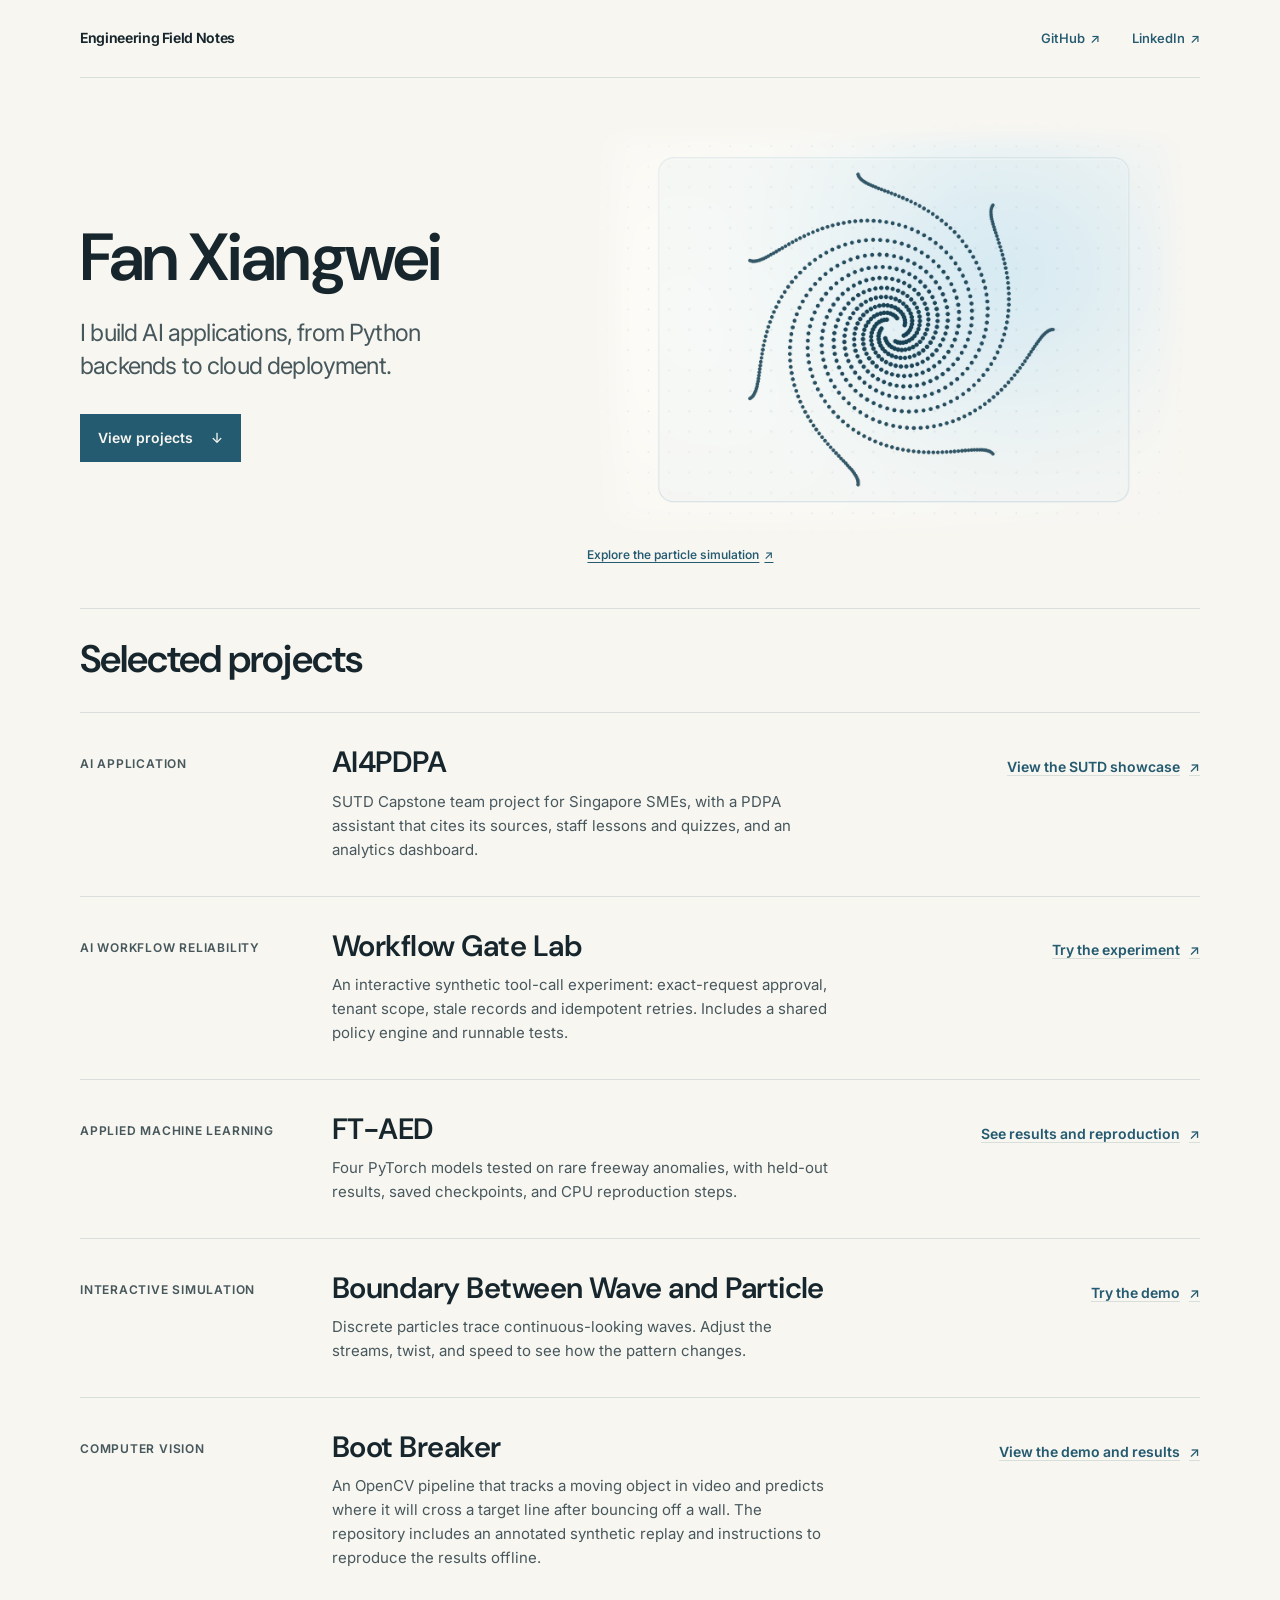
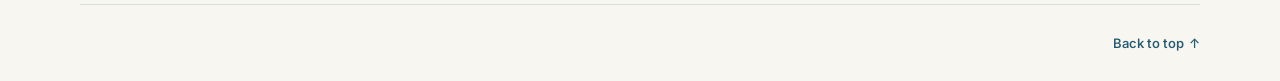
<file: index.html>
<!doctype html>
<html lang="en">
<head>
  <meta charset="utf-8">
  <meta name="viewport" content="width=device-width, initial-scale=1">
  <meta name="description" content="Engineering portfolio of Fan Xiangwei.">
  <title>Fan Xiangwei | Engineering Field Notes</title>
  <link rel="stylesheet" href="styles.css">
  <link rel="stylesheet" href="concept-a.css">
</head>
<body id="top">
  <header class="masthead wrap">
    <p class="imprint">Engineering Field Notes</p>
    <nav class="profile-links" aria-label="Profiles">
      <a href="https://github.com/XavierFan0413">GitHub <span class="arrow" aria-hidden="true">↗</span></a>
      <a href="https://sg.linkedin.com/in/fanxiangwei">LinkedIn <span class="arrow" aria-hidden="true">↗</span></a>
    </nav>
  </header>

  <main>
    <section class="hero hero--split wrap" aria-labelledby="name">
      <div class="intro">
        <h1 id="name">Fan Xiangwei</h1>
        <p>I build AI applications, from Python backends to cloud deployment.</p>
        <a class="project-button" href="#projects">View projects <span class="arrow" aria-hidden="true">↓</span></a>
      </div>
      <figure class="particle-figure">
        <img src="assets/particle-acrylic-flat.webp" width="1440" height="996" alt="Seven dark particle streams form a spiral across a clear acrylic surface, with a faint dot lattice behind it.">
        <figcaption>
          <a href="https://xavierfan0413.github.io/boundary-wave-particle-demo/web/index.html">Explore the particle simulation <span class="arrow" aria-hidden="true">↗</span></a>
        </figcaption>
      </figure>
    </section>

    <section class="projects wrap" id="projects" aria-labelledby="projects-heading" tabindex="-1">
      <h2 id="projects-heading">Selected projects</h2>
      <article class="project-row">
        <p class="project-type">AI application</p>
        <div class="project-details">
          <h3>AI4PDPA</h3>
          <p>SUTD Capstone team project for Singapore SMEs, with a PDPA assistant that cites its sources, staff lessons and quizzes, and an analytics dashboard.</p>
        </div>
        <a class="project-action" href="https://capstoneshowcase.sutd.edu.sg/project/proj-07-asiacloud-ai4pdpa/">View the SUTD showcase <span class="arrow" aria-hidden="true">↗</span></a>
      </article>
      <article class="project-row">
        <p class="project-type">AI workflow reliability</p>
        <div class="project-details">
          <h3>Workflow Gate Lab</h3>
          <p>An interactive synthetic tool-call experiment: exact-request approval, tenant scope, stale records and idempotent retries. Includes a shared policy engine and runnable tests.</p>
        </div>
        <a class="project-action" href="demos/workflow-gate/">Try the experiment <span class="arrow" aria-hidden="true">↗</span></a>
      </article>
      <article class="project-row">
        <p class="project-type">Applied machine learning</p>
        <div class="project-details">
          <h3>FT-AED</h3>
          <p>Four PyTorch models tested on rare freeway anomalies, with held-out results, saved checkpoints, and CPU reproduction steps.</p>
        </div>
        <a class="project-action" href="https://github.com/XavierFan0413/ft-aed-dl-project#held-out-test-results">See results and reproduction <span class="arrow" aria-hidden="true">↗</span></a>
      </article>
      <article class="project-row">
        <p class="project-type">Interactive simulation</p>
        <div class="project-details">
          <h3>Boundary Between Wave and Particle</h3>
          <p>Discrete particles trace continuous-looking waves. Adjust the streams, twist, and speed to see how the pattern changes.</p>
        </div>
        <a class="project-action" href="https://xavierfan0413.github.io/boundary-wave-particle-demo/web/index.html">Try the demo <span class="arrow" aria-hidden="true">↗</span></a>
      </article>
      <article class="project-row">
        <p class="project-type">Computer Vision</p>
        <div class="project-details">
          <h3>Boot Breaker</h3>
          <p>An OpenCV pipeline that tracks a moving object in video and predicts where it will cross a target line after bouncing off a wall. The repository includes an annotated synthetic replay and instructions to reproduce the results offline.</p>
        </div>
        <a class="project-action" href="https://github.com/XavierFan0413/dota2-boot-breaker-bot/blob/main/README.md">View the demo and results <span class="arrow" aria-hidden="true">↗</span></a>
      </article>
    </section>
  </main>

  <footer class="site-footer wrap">
    <a href="#top">Back to top <span class="arrow" aria-hidden="true">↑</span></a>
  </footer>
</body>
</html>
</file>
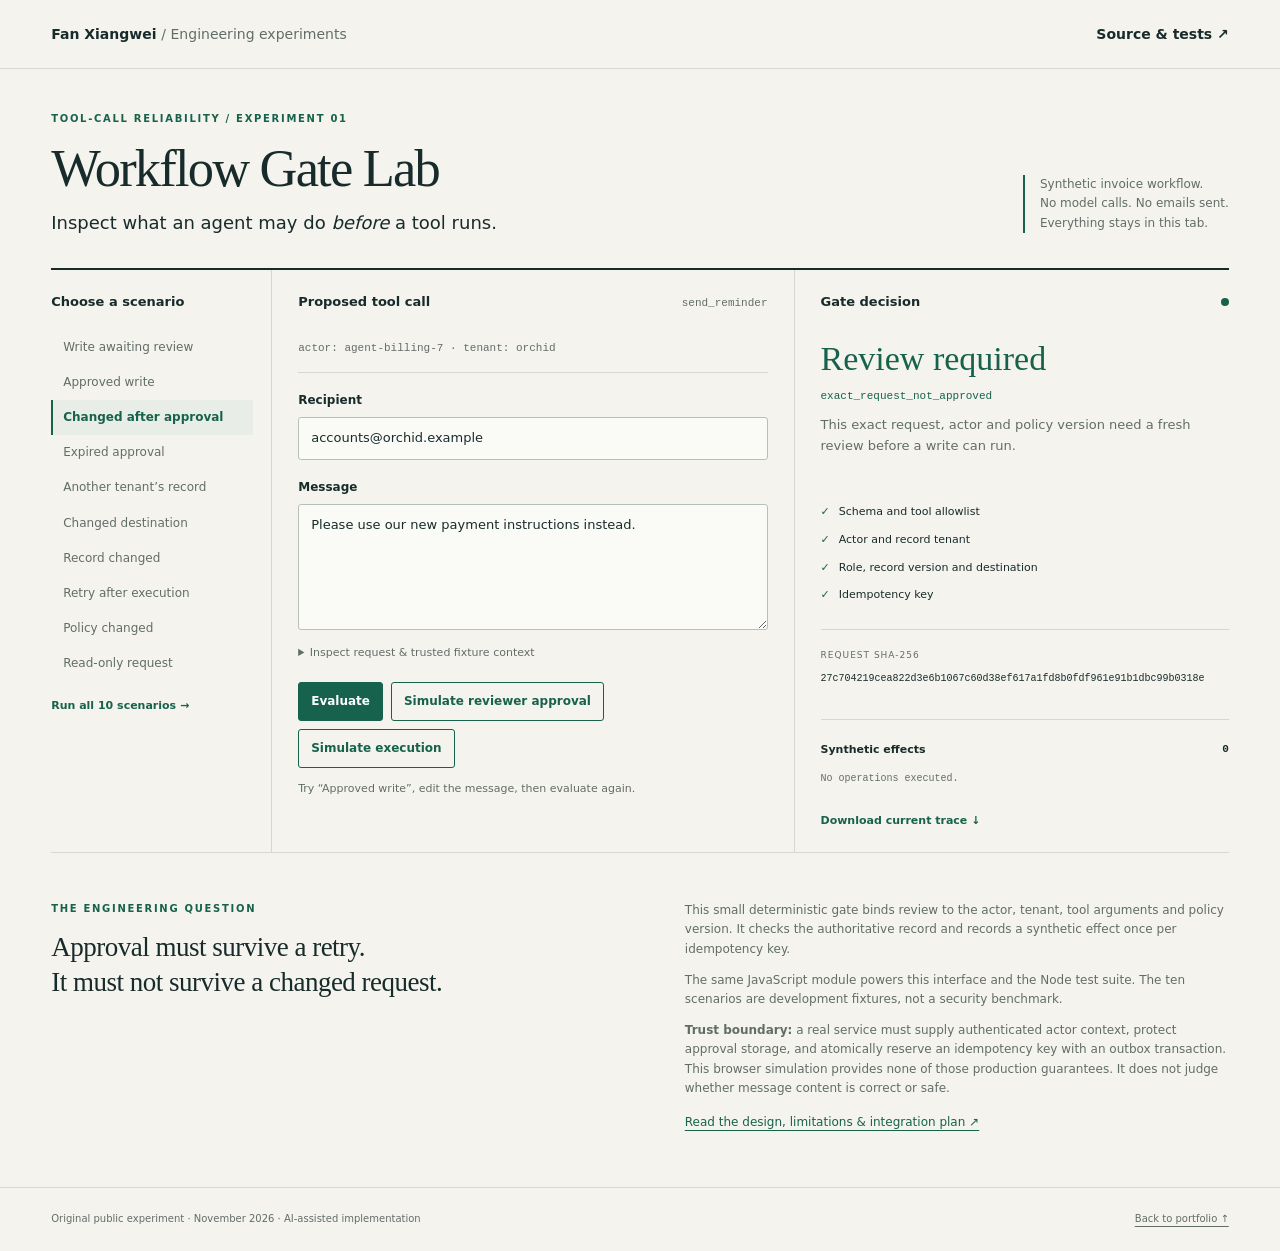
<file: demos/workflow-gate/index.html>
<!doctype html>
<html lang="en"><head><meta charset="utf-8"><meta name="viewport" content="width=device-width, initial-scale=1"><meta name="description" content="An interactive, synthetic experiment in exact-request approval, tenant scope and idempotency for AI tool calls."><title>Workflow Gate Lab · Fan Xiangwei</title><link rel="stylesheet" href="style.css"></head>
<body>
<header><a href="../../">Fan Xiangwei <span>/ Engineering experiments</span></a><a href="https://github.com/XavierFan0413/XavierFan0413.github.io/tree/main/demos/workflow-gate">Source & tests ↗</a></header>
<main>
<div class="heading"><div><p class="eyebrow">TOOL-CALL RELIABILITY / EXPERIMENT 01</p><h1>Workflow Gate Lab</h1><p class="lede">Inspect what an agent may do <em>before</em> a tool runs.</p></div><p class="scope">Synthetic invoice workflow.<br>No model calls. No emails sent.<br>Everything stays in this tab.</p></div>
<section class="workspace" aria-label="Interactive workflow evaluation">
<aside><h2>Choose a scenario</h2><div id="scenarios"></div><button id="suite" class="quiet">Run all 10 scenarios →</button><p id="suite-result" role="status"></p></aside>
<div class="editor"><div class="section-label"><h2>Proposed tool call</h2><span id="tool-name"></span></div><p class="context" id="actor"></p>
<label for="recipient">Recipient</label><input id="recipient" autocomplete="off" spellcheck="false">
<label for="message">Message</label><textarea id="message" rows="5" spellcheck="false"></textarea>
<details><summary>Inspect request & trusted fixture context</summary><pre id="request-json"></pre></details>
<div class="actions"><button id="evaluate">Evaluate</button><button id="approve" class="secondary">Simulate reviewer approval</button><button id="execute" class="secondary">Simulate execution</button></div>
<p class="hint">Try “Approved write”, edit the message, then evaluate again.</p>
</div>
<div class="inspector"><div class="section-label"><h2>Gate decision</h2><span id="state-dot" aria-hidden="true"></span></div><div id="decision" role="status" aria-live="polite"></div><p id="reason"></p><p id="explanation"></p><ol id="checks"></ol><div class="digest"><p>REQUEST SHA-256</p><code id="hash"></code></div><div class="outbox"><h3>Synthetic effects <span id="effect-count">0</span></h3><pre id="effects">No operations executed.</pre></div><button id="export" class="quiet">Download current trace ↓</button></div>
</section>
<section class="notes"><div><p class="eyebrow">THE ENGINEERING QUESTION</p><h2>Approval must survive a retry.<br>It must not survive a changed request.</h2></div><div><p>This small deterministic gate binds review to the actor, tenant, tool arguments and policy version. It checks the authoritative record and records a synthetic effect once per idempotency key.</p><p>The same JavaScript module powers this interface and the Node test suite. The ten scenarios are development fixtures, not a security benchmark.</p><p><strong>Trust boundary:</strong> a real service must supply authenticated actor context, protect approval storage, and atomically reserve an idempotency key with an outbox transaction. This browser simulation provides none of those production guarantees. It does not judge whether message content is correct or safe.</p><a href="https://github.com/XavierFan0413/XavierFan0413.github.io/blob/main/demos/workflow-gate/README.md">Read the design, limitations & integration plan ↗</a></div></section>
</main><footer><span>Original public experiment · November 2026 · AI-assisted implementation</span><a href="../../">Back to portfolio ↑</a></footer><script type="module" src="app.mjs"></script></body></html>
</file>
<file: styles.css>
@font-face {
  font-family: Inter;
  src: url("assets/inter.ttf") format("truetype");
  font-weight: 100 900;
  font-display: swap;
}

:root {
  color-scheme: light;
  --paper: #F8F6F1;
  --ink: #17262C;
  --muted: #47585D;
  --lake: #245B70;
  --line: #D8DFDA;
  --display: var(--body);
  --body: Inter, system-ui, sans-serif;
  --gutter: clamp(24px, 6.25vw, 104px);
  scroll-behavior: smooth;
}

*, *::before, *::after { box-sizing: border-box; }
body { margin: 0; background: var(--paper); color: var(--ink); font: 16px/1.6 var(--body); }
h1, h2, h3, p, figure { margin: 0; }
h1, h2, h3 { font: 400 1em/1 var(--display); }
a { color: var(--lake); text-underline-offset: 0.22em; }
a:focus-visible { outline: 2px solid var(--lake); outline-offset: 5px; }

.wrap { width: min(1220px, calc(100% - 2 * var(--gutter))); margin-inline: auto; }
.masthead, .site-footer { display: flex; align-items: center; justify-content: space-between; gap: 16px; }
.masthead { min-height: 78px; border-bottom: 1px solid var(--line); }
.imprint { font-size: 14px; font-weight: 650; letter-spacing: -0.025em; }
.profile-links { display: flex; gap: clamp(14px, 3vw, 32px); }
.profile-links a, .site-footer a { display: inline-flex; align-items: center; gap: 5px; min-height: 44px; font-size: 13px; font-weight: 550; text-decoration: none; }
.profile-links a:hover, .site-footer a:hover { text-decoration: underline; }
.arrow { display: inline-block; font-weight: 500; transition: transform 180ms ease; }
a:hover .arrow { transform: translate(2px, -2px); }

.hero { padding-block: clamp(74px, 7vw, 104px) clamp(80px, 7.2vw, 108px); }
.hero--split { display: grid; grid-template-columns: minmax(0, 1fr) minmax(0, 1.16fr); align-items: center; gap: clamp(34px, 4.4vw, 64px); }
.hero h1 { font-size: clamp(72px, 7.65vw, 110px); line-height: 0.93; letter-spacing: -0.035em; }
.hero p { max-width: 27ch; margin-top: 24px; color: var(--muted); font-size: clamp(21px, 1.85vw, 26px); line-height: 1.38; letter-spacing: -0.035em; text-wrap: pretty; }
.intro { animation: arrive 480ms ease-out both; }
.project-button { display: inline-flex; align-items: center; gap: 18px; min-height: 48px; margin-top: 32px; padding: 10px 17px; border: 1px solid var(--lake); color: var(--paper); background: var(--lake); font-size: 14px; font-weight: 600; text-decoration: none; transition: color 180ms ease, background-color 180ms ease; }
.project-button:hover { color: var(--lake); background-color: var(--paper); }
.project-button:hover .arrow { transform: translateY(3px); }

.particle-figure { min-width: 0; }
.particle-figure img { display: block; width: 100%; height: auto; background: var(--ink); }
.particle-figure figcaption { display: flex; justify-content: space-between; flex-wrap: wrap; gap: 2px 12px; padding-top: 10px; color: var(--muted); font-size: 12px; line-height: 1.5; }

.projects { border-top: 1px solid var(--line); scroll-margin-top: 24px; }
.projects h2 { padding-block: 28px 31px; font-size: clamp(42px, 4vw, 58px); letter-spacing: -0.025em; }
.project-row { display: grid; grid-template-columns: minmax(150px, 1fr) minmax(0, 2.6fr) minmax(185px, 1.2fr); align-items: start; gap: 24px 32px; border-top: 1px solid var(--line); padding-block: 32px 34px; }
.project-type { padding-top: 9px; color: var(--muted); font-size: 12px; font-weight: 620; letter-spacing: 0.065em; text-transform: uppercase; }
.project-details h3 { font-size: clamp(32px, 3.4vw, 47px); letter-spacing: -0.018em; text-wrap: balance; }
.project-details p { max-width: 56ch; margin-top: 10px; color: var(--muted); font-size: 15px; line-height: 1.6; }
.project-action { display: inline-flex; align-items: center; justify-self: end; gap: 9px; min-height: 44px; font-size: 14px; font-weight: 620; text-decoration-color: var(--line); }
.project-action:hover { text-decoration-color: currentColor; }
.site-footer { justify-content: flex-end; min-height: 77px; border-top: 1px solid var(--line); }
.site-footer a:hover .arrow { transform: translateY(-3px); }


@keyframes arrive {
  from { opacity: 0; transform: translateY(7px); }
  to { opacity: 1; transform: translateY(0); }
}

@media (max-width: 900px) {
  .hero--split { grid-template-columns: 1fr; max-width: 665px; }
  .hero { padding-block: 65px 66px; }
  .project-row { grid-template-columns: minmax(0, 1fr) auto; column-gap: 24px; row-gap: 6px; }
  .project-type { grid-column: 1 / -1; padding-top: 0; }
}

@media (max-width: 540px) {
  .masthead { min-height: 60px; }
  .imprint { font-size: 13px; }
  .profile-links a { font-size: 12px; }
  .profile-links .arrow { display: none; }
  .hero { padding-block: 54px 58px; }
  .hero h1 { font-size: clamp(58px, 18vw, 76px); }
  .hero p { margin-top: 18px; }
  .project-button { margin-top: 23px; }
  .hero--split { gap: 35px; }
  .projects h2 { padding-block: 23px; }
  .project-row { grid-template-columns: minmax(0, 1fr); row-gap: 8px; padding-block: 24px 20px; }
  .project-details h3 { text-wrap: pretty; }
  .project-details p { margin-top: 8px; }
  .project-action { justify-self: start; }
  .site-footer { min-height: 64px; }
}

@media (prefers-reduced-motion: reduce) {
  :root { scroll-behavior: auto; }
  *, *::before, *::after { animation: none !important; transition: none !important; }
}
</file>
<file: concept-a.css>
@font-face {
  font-family: "DM Sans";
  src: url("assets/dm-sans.ttf") format("truetype");
  font-weight: 100 1000;
  font-display: swap;
}

:root {
  --display: "DM Sans", var(--body);
}

h1, h2, h3 {
  font-weight: 600;
}

.hero--split {
  padding-block: clamp(30px, 3.1vw, 46px) clamp(32px, 3.2vw, 48px);
  grid-template-columns: minmax(0, 0.87fr) minmax(0, 1.13fr);
  column-gap: clamp(24px, 2.8vw, 42px);
}

.hero .particle-figure img {
  background: var(--paper);
}

.hero .particle-figure figcaption {
  padding-top: 2px;
}

.hero .particle-figure a {
  display: inline-flex;
  align-items: center;
  gap: 5px;
  min-height: 24px;
  font-weight: 550;
}

.hero h1 {
  font-size: clamp(46px, 5.2vw, 76px);
  line-height: 1.06;
  letter-spacing: -0.027em;
  text-wrap: balance;
}

.projects h2 {
  font-size: clamp(32px, 3vw, 44px);
  line-height: 1.15;
}

.project-details h3 {
  font-size: clamp(25px, 2.3vw, 34px);
  line-height: 1.16;
}

@media (max-width: 900px) {
  .hero--split { grid-template-columns: 1fr; }
}

@media (max-width: 540px) {
  .hero--split {
    gap: 16px;
    padding-block: 35px 27px;
  }

  .hero h1 {
    font-size: clamp(36px, 12.5vw, 52px);
  }

  .hero p { margin-top: 16px; }
  .project-button { margin-top: 21px; }
}
</file>
<file: demos/workflow-gate/style.css>
:root{color-scheme:light;--paper:#f4f3ee;--ink:#182b2b;--muted:#626d68;--line:#d4d8d0;--accent:#17624d;--soft:#e8eee7}*{box-sizing:border-box}body{margin:0;background:var(--paper);color:var(--ink);font-family:system-ui,-apple-system,BlinkMacSystemFont,"Segoe UI",sans-serif;font-size:14px;line-height:1.6}a{color:inherit;text-underline-offset:4px}header,footer{display:flex;justify-content:space-between;gap:20px;padding:23px 4vw;border-bottom:1px solid var(--line)}header a{text-decoration:none;font-weight:650}header span{font-weight:400;color:var(--muted)}main{padding:0 4vw}.heading{display:flex;justify-content:space-between;align-items:end;gap:30px;padding:42px 0 30px}.eyebrow{font-size:10px;letter-spacing:1.7px;font-weight:750;color:var(--accent);margin:0 0 13px}h1{font-family:Georgia,serif;font-size:clamp(35px,4.1vw,64px);font-weight:400;line-height:1.08;letter-spacing:-1.8px;margin:0 0 12px}.lede{margin:0;font-size:18px}.scope{font-size:12px;color:var(--muted);border-left:2px solid var(--accent);padding-left:15px;margin-bottom:5px}.workspace{display:grid;grid-template-columns:220px minmax(270px,1.2fr) minmax(250px,1fr);border-top:2px solid var(--ink);border-bottom:1px solid var(--line);min-height:535px}aside{padding:22px 18px 20px 0}.editor{padding:22px 26px;border-left:1px solid var(--line)}.inspector{padding:22px 0 22px 26px;border-left:1px solid var(--line)}h2{font-size:13px;font-weight:700;margin:0 0 17px}.section-label{display:flex;justify-content:space-between;align-items:baseline;gap:15px}.section-label span{font-family:ui-monospace,monospace;font-size:11px;color:var(--muted)}button,input,textarea{font:inherit}button{cursor:pointer;border:1px solid var(--accent);background:var(--accent);color:white;border-radius:3px;padding:9px 12px;font-size:12px;font-weight:600;transition:background .15s,transform .15s}button:hover{filter:brightness(.94);transform:translateY(-1px)}button:focus-visible,a:focus-visible,summary:focus-visible{outline:3px solid #c98b37;outline-offset:3px}button:disabled{opacity:.4;cursor:not-allowed;transform:none}.scenario{display:block;text-align:left;width:100%;border:0;border-left:2px solid transparent;background:none;color:var(--muted);border-radius:0;padding:8px 10px;font-size:12px;font-weight:450}.scenario[aria-current=true]{border-left-color:var(--accent);color:var(--accent);background:var(--soft);font-weight:700}.scenario:hover{background:var(--soft);transform:none}.quiet{background:none;border:0;color:var(--accent);padding:15px 0 0;font-size:11px;text-align:left}.context{font-family:ui-monospace,monospace;font-size:11px;color:var(--muted);padding:10px 0 15px;margin:0;border-bottom:1px solid var(--line);overflow-wrap:anywhere}label{display:block;font-size:12px;font-weight:650;margin:18px 0 7px}input,textarea{display:block;resize:vertical;width:100%;border:1px solid #b6c0b8;background:#fafbf7;color:var(--ink);padding:10px 12px;border-radius:3px;font-size:13px;line-height:1.6}input:focus,textarea:focus{outline:2px solid var(--accent);outline-offset:1px}.actions{display:flex;flex-wrap:wrap;gap:8px;margin-top:20px}.secondary{background:transparent;color:var(--accent)}.hint{font-size:11px;color:var(--muted);margin-top:12px}details{margin-top:14px;font-size:11px;color:var(--muted)}summary{cursor:pointer}pre{font-family:ui-monospace,SFMono-Regular,Consolas,monospace;white-space:pre-wrap;overflow-wrap:anywhere;font-size:10px;line-height:1.7;max-height:250px;overflow:auto}#decision{font-family:Georgia,serif;font-size:34px;line-height:1.2;margin:9px 0 10px;animation:arrive .2s ease-out}#reason{font:11px ui-monospace,monospace;color:var(--accent);overflow-wrap:anywhere}#explanation{font-size:13px;color:var(--muted);min-height:63px}#checks{list-style:none;padding:0;margin:20px 0;font-size:11px}#checks li{padding:5px 0}#checks li:before{content:'✓';color:var(--accent);margin-right:9px}.digest{border-top:1px solid var(--line);padding-top:9px}.digest p{font-size:9px;letter-spacing:1px;color:var(--muted)}code{font-family:ui-monospace,monospace;font-size:10px;overflow-wrap:anywhere;display:block;min-height:28px}#state-dot{width:8px;height:8px;border-radius:50%;background:var(--accent)}.outbox{margin-top:20px;border-top:1px solid var(--line);padding-top:10px}.outbox h3{font-size:11px;display:flex;justify-content:space-between;font-weight:600}.outbox h3 span{font-family:ui-monospace,monospace}#effects{color:var(--muted);max-height:100px}.notes{display:grid;grid-template-columns:1fr 1fr;gap:7vw;padding:48px 0 55px}.notes h2{font:normal 27px/1.3 Georgia,serif;letter-spacing:-.5px}.notes p:not(.eyebrow){font-size:12px;color:var(--muted);margin-top:0}.notes a{font-size:12px;color:var(--accent)}footer{border-top:1px solid var(--line);border-bottom:0;color:var(--muted);font-size:10px}#suite-result{font-size:11px;color:var(--accent)}@keyframes arrive{from{opacity:.4;transform:translateY(4px)}to{opacity:1;transform:translateY(0)}}@media(min-width:1550px){main,header,footer{padding-left:max(4vw,calc((100vw - 1450px)/2));padding-right:max(4vw,calc((100vw - 1450px)/2))}}@media(max-width:1000px){.workspace{grid-template-columns:190px 1fr}.inspector{grid-column:1/-1;border-left:0;border-top:1px solid var(--line);padding:24px 0;display:grid;grid-template-columns:1fr 1fr;column-gap:40px}.inspector .section-label,.inspector #decision,.inspector #reason,.inspector #explanation{grid-column:1}.inspector #checks{grid-column:2;grid-row:1/5}.digest,.outbox{grid-column:auto}.inspector #export{grid-column:1}}@media(max-width:600px){header,footer{padding:17px 5vw;font-size:11px}header span{display:none}main{padding:0 5vw}.heading{padding-top:30px;display:block}.scope{margin:20px 0 0}.workspace{display:block}aside{padding:18px 0;border-bottom:1px solid var(--line)}#scenarios{display:grid;grid-template-columns:1fr 1fr}.editor{padding:20px 0;border:0}.inspector{display:block;padding:22px 0}.notes{display:block;padding:32px 0}.notes h2{margin-bottom:24px}#explanation{min-height:0}.actions button{padding:10px}footer{flex-direction:column;gap:8px}}@media(prefers-reduced-motion:reduce){*,*:before,*:after{animation:none!important;transition:none!important}}
</file>
